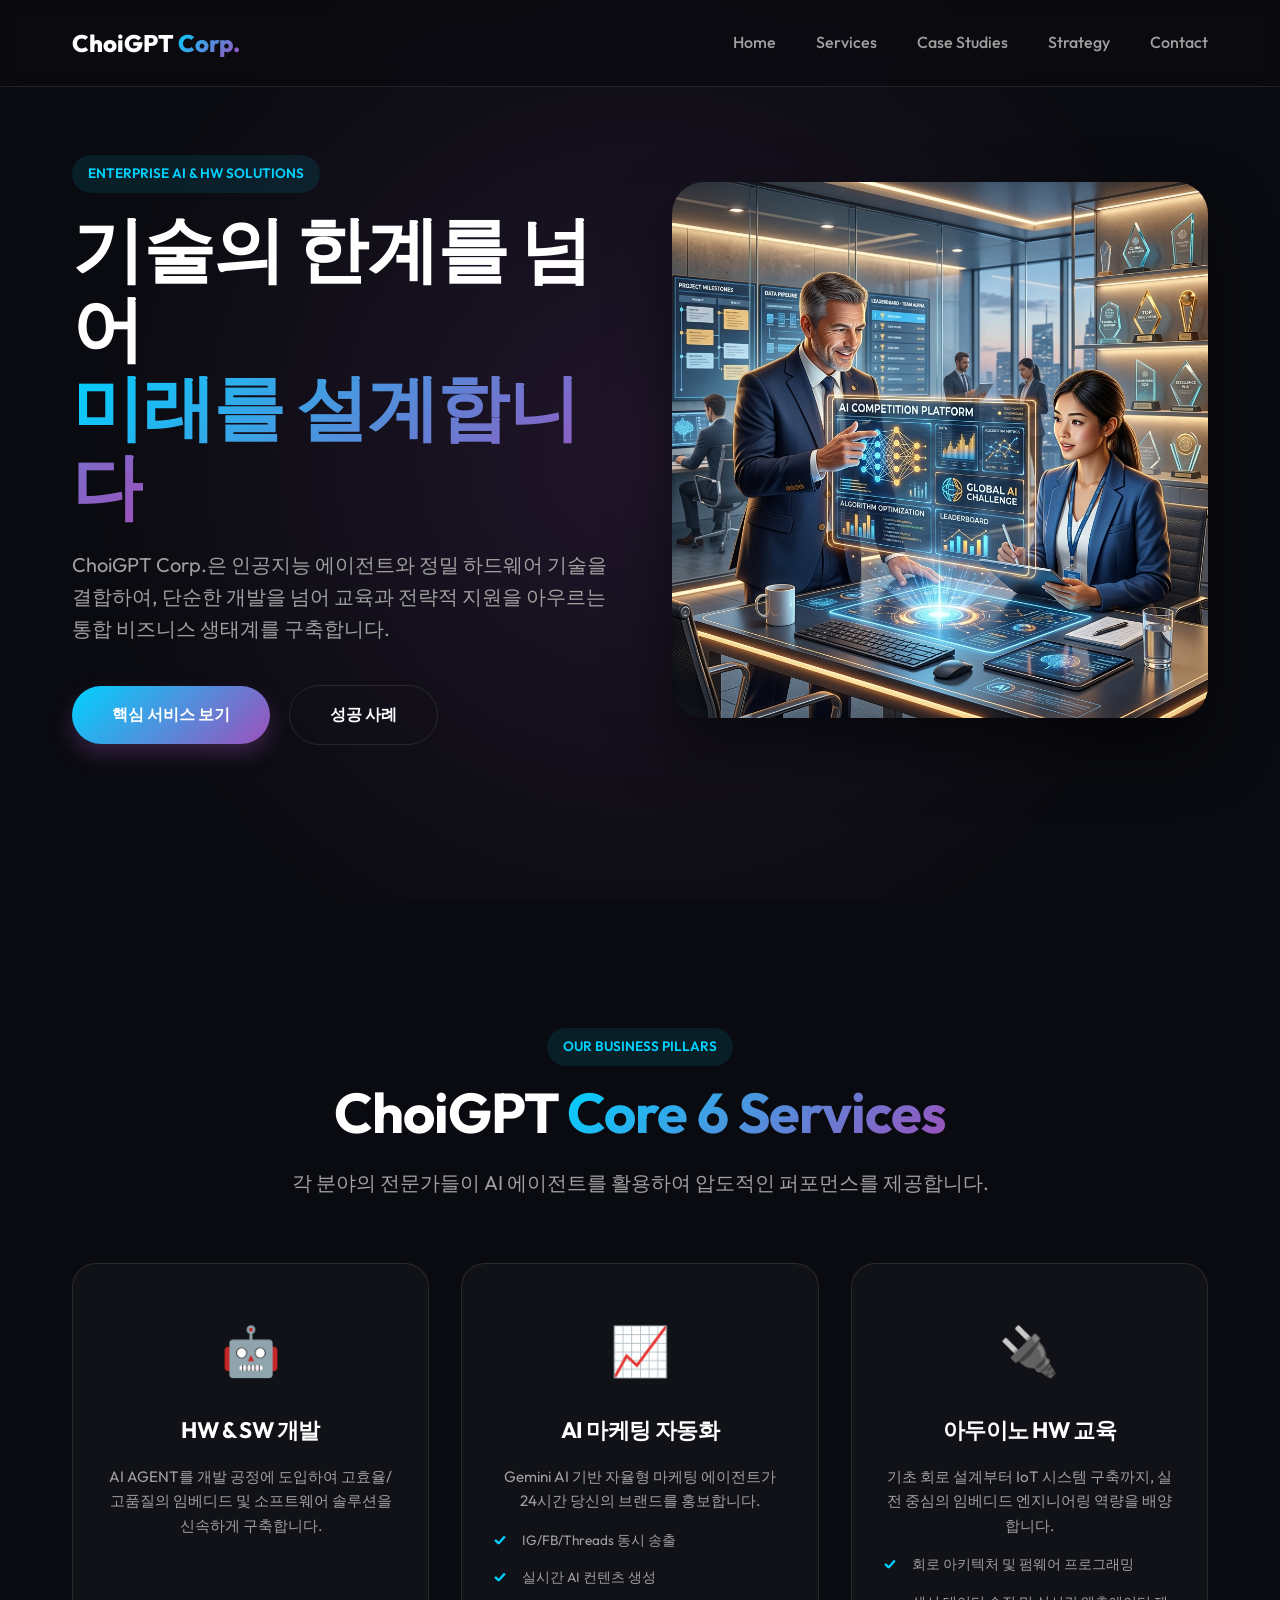
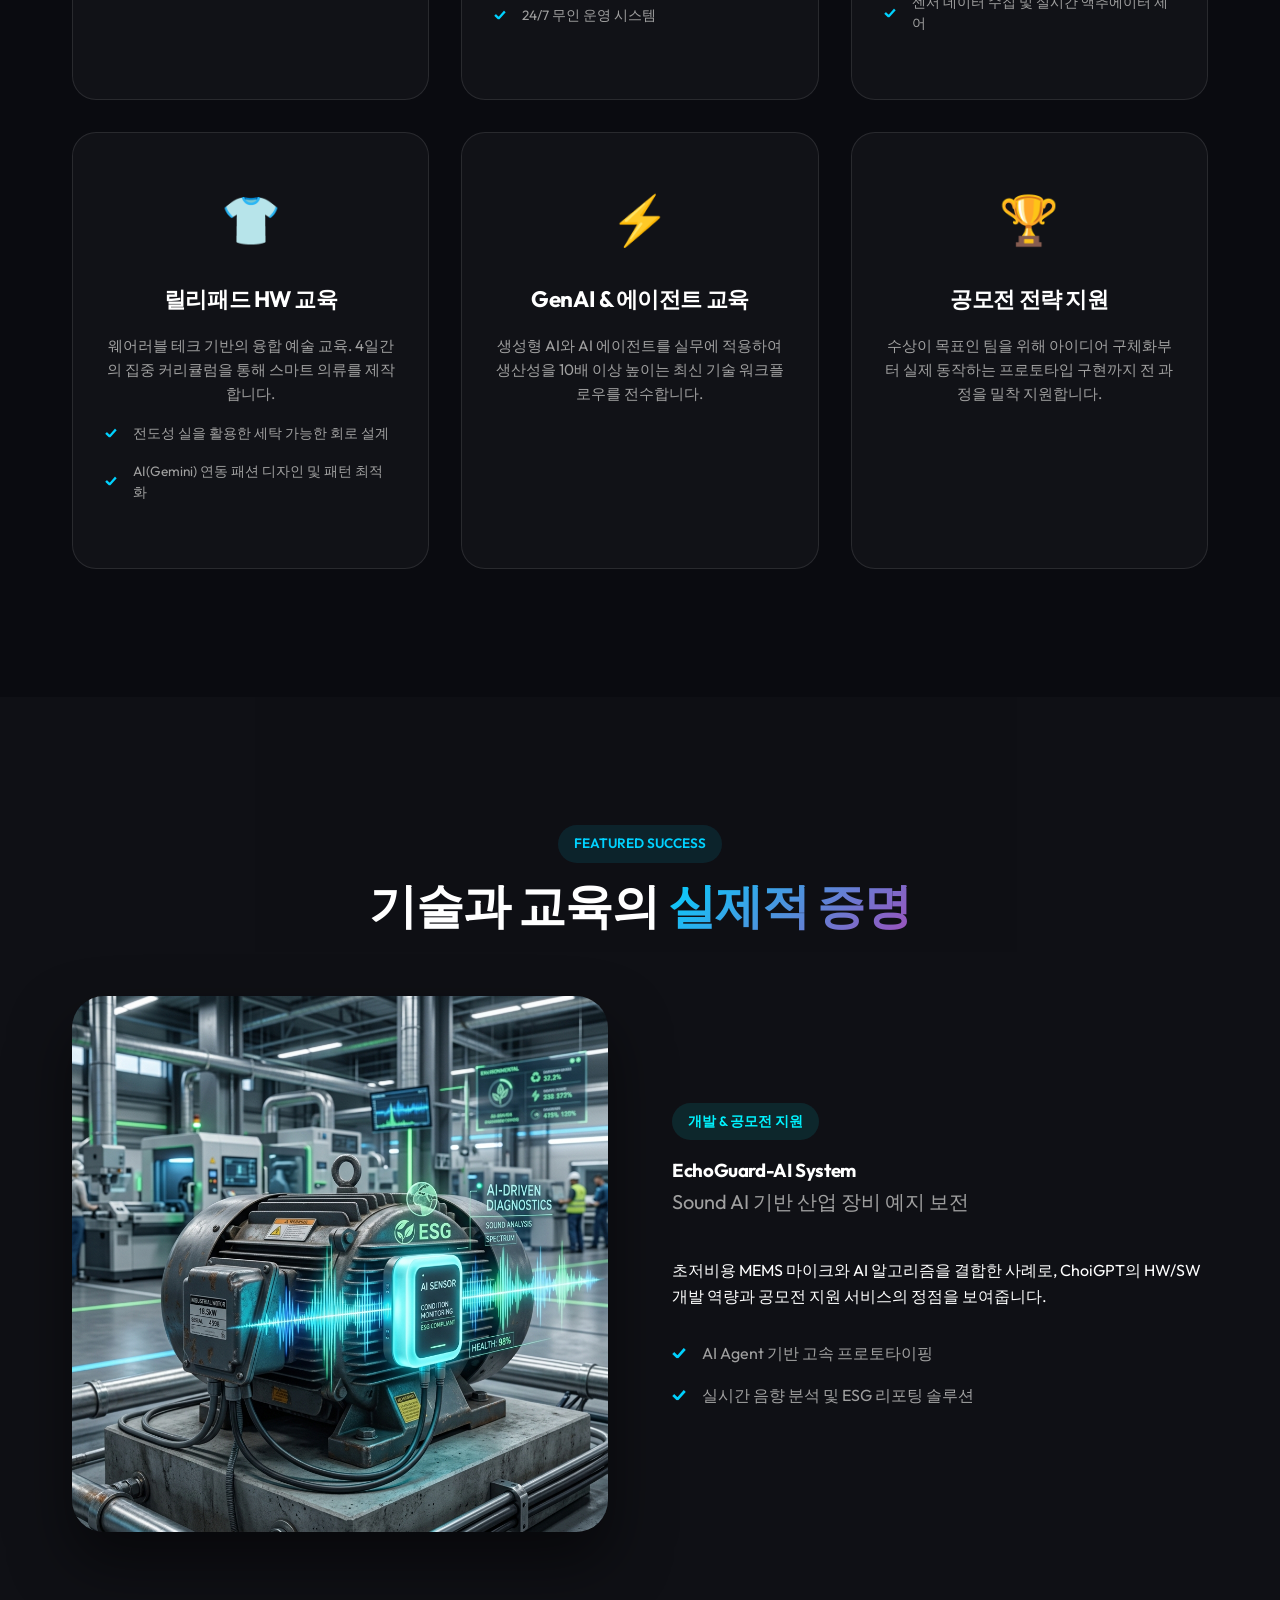
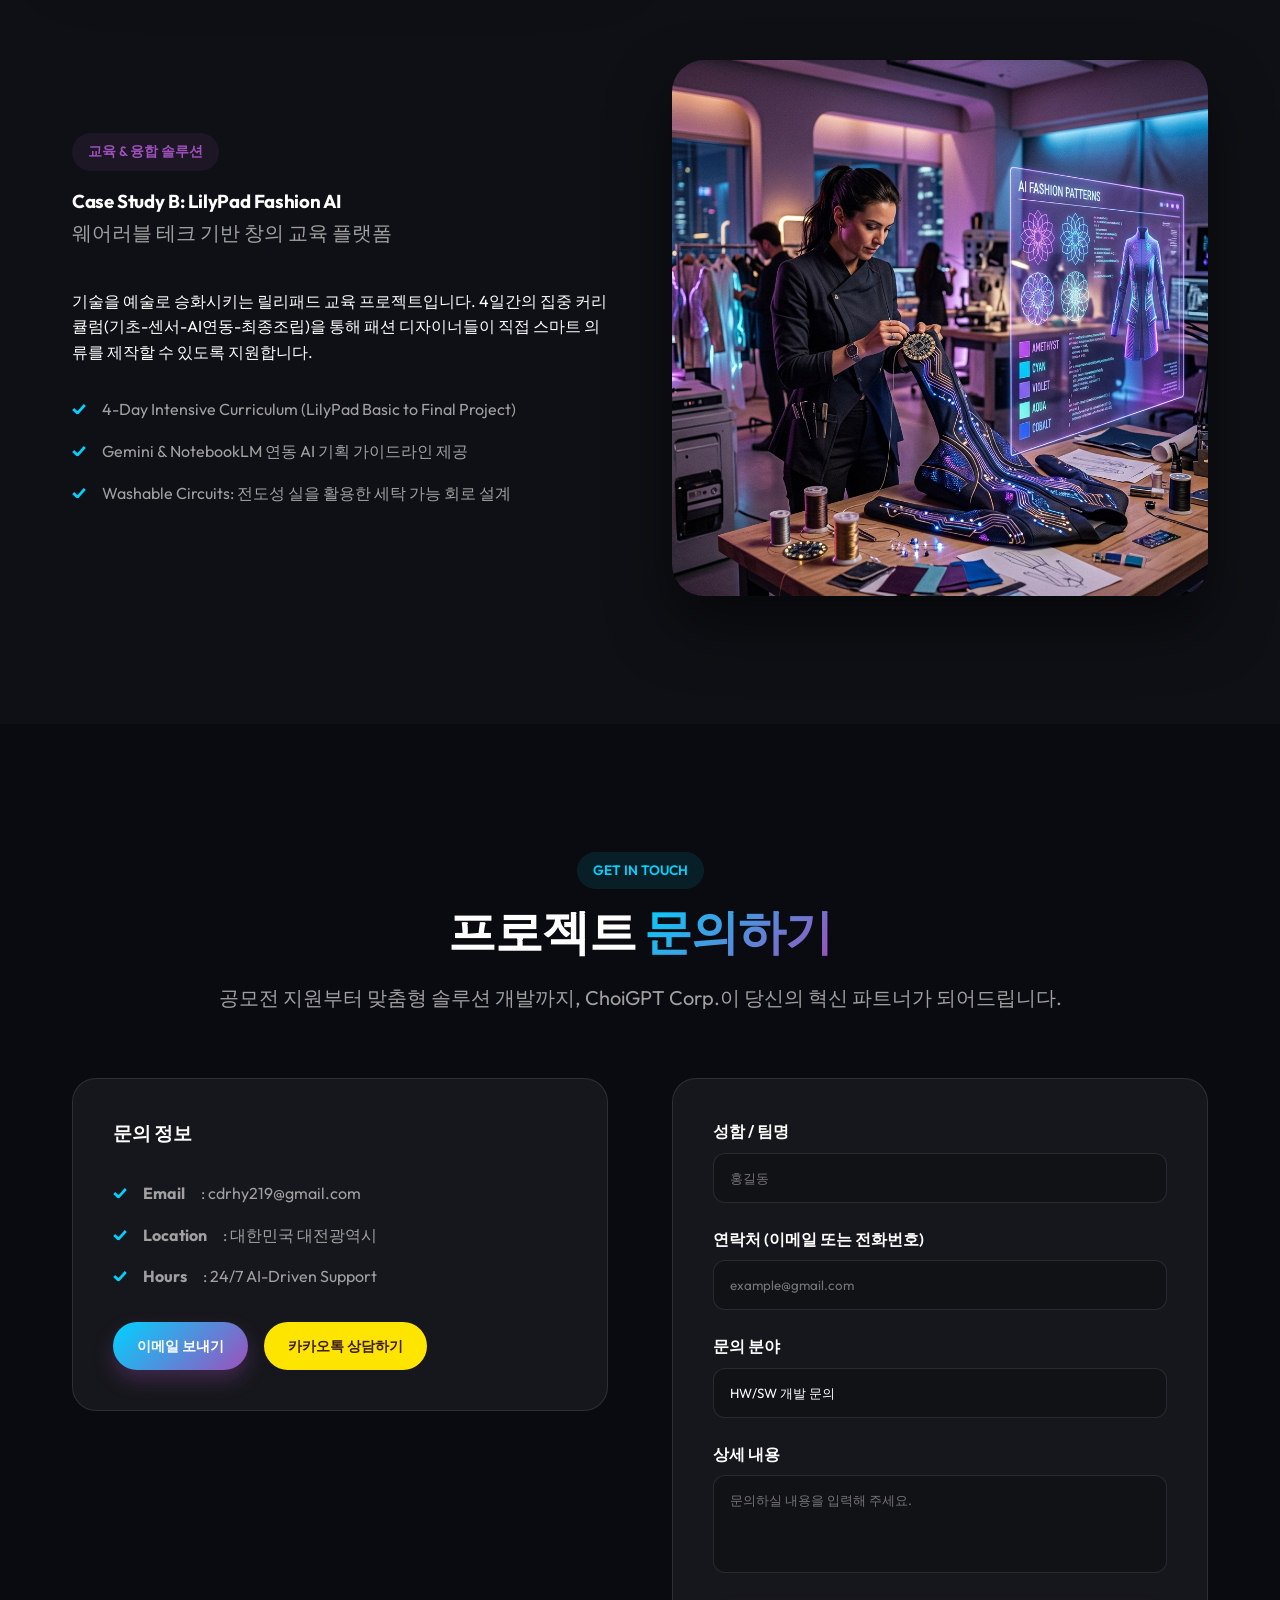
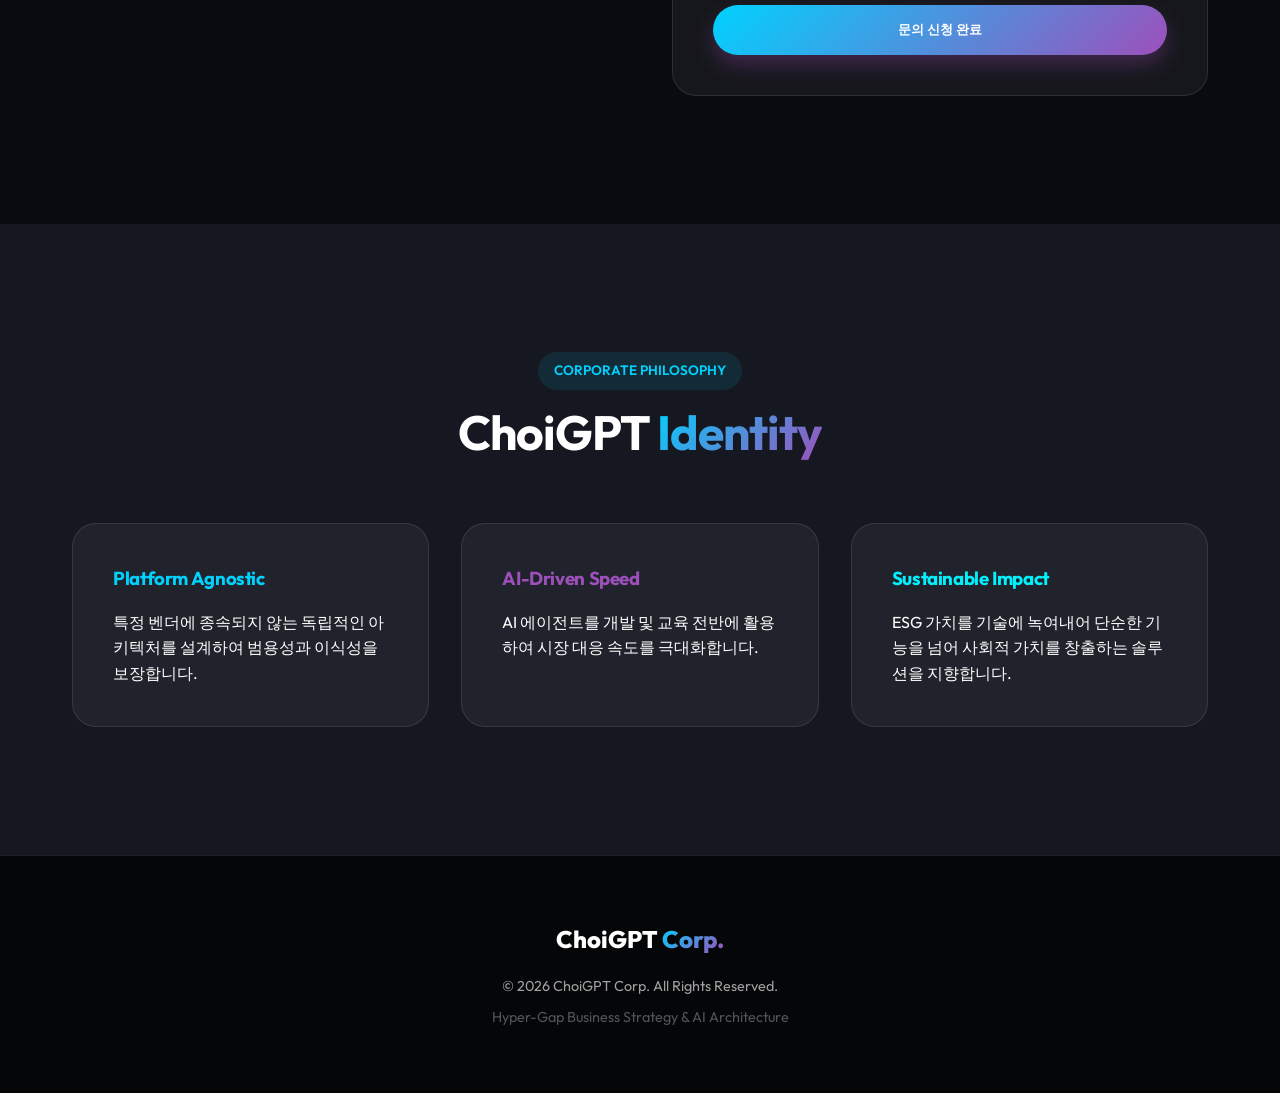
<file: index.html>
<!DOCTYPE html>
<html lang="ko">
<head>
    <meta charset="UTF-8">
    <meta name="viewport" content="width=device-width, initial-scale=1.0">
    <title>ChoiGPT Corp. | AI 에이전트 & 하드웨어 통합 솔루션</title>
    <meta name="description" content="ChoiGPT Corp.은 AI 에이전트와 정밀 하드웨어 기술을 결합하여 HW/SW 개발, 아두이노/릴리패드 교육, 공모전 전략 지원 등 차세대 비즈니스 솔루션을 제공합니다.">
    <meta name="keywords" content="ChoiGPT, AI에이전트, 하드웨어교육, 아두이노, 릴리패드, 공모전전략, 생성형AI, 에듀테크, 예지보전, 디지털혁신, 대전AI교육">
    <link rel="canonical" href="https://alexchoi21.github.io/ChoiGPT_Service/">
    
    <!-- Open Graph / Facebook -->
    <meta property="og:type" content="website">
    <meta property="og:url" content="https://alexchoi21.github.io/ChoiGPT_Service/">
    <meta property="og:title" content="ChoiGPT Corp. | 미래를 설계하는 AI & HW 파트너">
    <meta property="og:description" content="AI 에이전트 기반 고속 개발 및 하드웨어 교육 전문. 당신의 아이디어를 현실로 만듭니다.">
    <meta property="og:image" content="https://alexchoi21.github.io/ChoiGPT_Service/service_hero.png">

    <!-- Twitter -->
    <meta property="twitter:card" content="summary_large_image">
    <meta property="twitter:url" content="https://alexchoi21.github.io/ChoiGPT_Service/">
    <meta property="twitter:title" content="ChoiGPT Corp. | AI & HW Integration Leader">
    <meta property="twitter:description" content="AI 에이전트와 하드웨어의 혁신적 융합 솔루션. 공모전 지원부터 맞춤형 개발까지.">
    <meta property="twitter:image" content="https://alexchoi21.github.io/ChoiGPT_Service/service_hero.png">

    <!-- Structured Data (JSON-LD) -->
    <script type="application/ld+json">
    {
      "@context": "https://schema.org",
      "@type": "Organization",
      "name": "ChoiGPT Corp.",
      "url": "https://alexchoi21.github.io/ChoiGPT_Service/",
      "logo": "https://alexchoi21.github.io/ChoiGPT_Service/service_hero.png",
      "contactPoint": {
        "@type": "ContactPoint",
        "telephone": "",
        "contactType": "customer service",
        "email": "cdrhy219@gmail.com",
        "areaServed": "KR",
        "availableLanguage": "Korean"
      },
      "sameAs": [
        "https://github.com/ALEXCHOI21/ChoiGPT_Service"
      ]
    }
    </script>
    <!-- Fonts -->
    <link rel="preconnect" href="https://fonts.googleapis.com">
    <link rel="preconnect" href="https://fonts.gstatic.com" crossorigin>
    <link href="https://fonts.googleapis.com/css2?family=Inter:wght@400;600&family=Outfit:wght@400;700;800&display=swap" rel="stylesheet">
    
    <link rel="stylesheet" href="style.css">
    <style>
        /* Service Grid Overrides */
        .service-grid-5 {
            display: grid;
            grid-template-columns: repeat(3, 1fr);
            gap: 2rem;
            margin-top: 4rem;
        }
        .service-grid-5 .service-item:nth-child(4),
        .service-grid-5 .service-item:nth-child(5) {
            grid-column: span 1.5; /* Centers the last two if 3 columns */
        }
        
        @media (max-width: 968px) {
            .service-grid-5 {
                grid-template-columns: 1fr;
            }
            .service-grid-5 .service-item:nth-child(4),
            .service-grid-5 .service-item:nth-child(5) {
                grid-column: span 1;
            }
        }

        .service-item {
            position: relative;
            padding: 3rem 2rem;
            background: rgba(255, 255, 255, 0.03);
            border-radius: 24px;
            border: 1px solid var(--glass-border);
            text-align: center;
            transition: var(--transition-smooth);
            overflow: hidden;
        }

        .service-item::before {
            content: '';
            position: absolute;
            top: 0; left: 0; width: 100%; height: 100%;
            background: var(--gradient-primary);
            opacity: 0;
            transition: var(--transition-smooth);
            z-index: -1;
        }

        .service-item:hover {
            transform: translateY(-10px);
            border-color: var(--accent-blue);
        }
        
        .service-item:hover::before {
            opacity: 0.05;
        }

        .service-icon {
            font-size: 3rem;
            margin-bottom: 1.5rem;
            display: block;
        }

        .service-item h3 {
            font-size: 1.4rem;
            margin-bottom: 1rem;
            color: var(--text-main);
        }

        .service-item p {
            color: var(--text-muted);
            font-size: 0.95rem;
            line-height: 1.6;
        }
    </style>
</head>
<body>

    <nav>
        <div class="container">
            <a href="#" class="logo">ChoiGPT <span class="gradient-text">Corp.</span></a>
            <div class="nav-links">
                <a href="#hero">Home</a>
                <a href="#services">Services</a>
                <a href="#portfolio">Case Studies</a>
                <a href="#strategy">Strategy</a>
                <a href="#contact">Contact</a>
            </div>
        </div>
    </nav>

    <main>
        <!-- Hero Section -->
        <section id="hero">
            <div class="container project-grid">
                <div class="hero-content animate-up">
                    <span class="section-tag">Enterprise AI & HW Solutions</span>
                    <h1 class="hero-title">기술의 한계를 넘어<br><span class="gradient-text">미래를 설계합니다</span></h1>
                    <p class="hero-subtitle">ChoiGPT Corp.은 인공지능 에이전트와 정밀 하드웨어 기술을 결합하여, 단순한 개발을 넘어 교육과 전략적 지원을 아우르는 통합 비즈니스 생태계를 구축합니다.</p>
                    <div class="hero-actions">
                        <a href="#services" class="cta-button">핵심 서비스 보기</a>
                        <a href="#portfolio" class="cta-button" style="background: transparent; border: 1px solid var(--glass-border); box-shadow: none; margin-left: 1rem;">성공 사례</a>
                    </div>
                </div>
                <div class="project-image-container animate-up" style="animation-delay: 0.2s;">
                    <img src="service_hero.png" alt="ChoiGPT Corp. Innovation" class="project-image">
                </div>
            </div>
        </section>

        <!-- 5 Core Services Section -->
        <section id="services">
            <div class="container" style="text-align: center;">
                <span class="section-tag">Our Business Pillars</span>
                <h2 class="hero-title" style="font-size: 3.5rem;">ChoiGPT <span class="gradient-text">Core 6 Services</span></h2>
                <p class="hero-subtitle" style="margin-top: 1rem;">각 분야의 전문가들이 AI 에이전트를 활용하여 압도적인 퍼포먼스를 제공합니다.</p>
                
                <div class="service-grid-5">
                    <!-- Service 1 -->
                    <div class="service-item">
                        <span class="service-icon">🤖</span>
                        <h3>HW & SW 개발</h3>
                        <p>AI AGENT를 개발 공정에 도입하여 고효율/고품질의 임베디드 및 소프트웨어 솔루션을 신속하게 구축합니다.</p>
                    </div>
                    <!-- Service 6: AI Marketing Automation -->
                    <div class="service-item" data-aos="fade-up" data-aos-delay="500">
                        <span class="service-icon">📈</span>
                        <h3>AI 마케팅 자동화</h3>
                        <p>Gemini AI 기반 자율형 마케팅 에이전트가 24시간 당신의 브랜드를 홍보합니다.</p>
                        <ul class="feature-list" style="font-size: 0.85rem; text-align: left; margin-top: 1rem;">
                            <li>IG/FB/Threads 동시 송출</li>
                            <li>실시간 AI 컨텐츠 생성</li>
                            <li>24/7 무인 운영 시스템</li>
                        </ul>
                    </div>
                    <!-- Service 2 -->
                    <div class="service-item">
                        <span class="service-icon">🔌</span>
                        <h3>아두이노 HW 교육</h3>
                        <p>기초 회로 설계부터 IoT 시스템 구축까지, 실전 중심의 임베디드 엔지니어링 역량을 배양합니다.</p>
                        <ul class="feature-list" style="font-size: 0.85rem; text-align: left; margin-top: 1rem;">
                            <li>회로 아키텍처 및 펌웨어 프로그래밍</li>
                            <li>센서 데이터 수집 및 실시간 액추에이터 제어</li>
                        </ul>
                    </div>
                    <!-- Service 3 -->
                    <div class="service-item">
                        <span class="service-icon">👕</span>
                        <h3>릴리패드 HW 교육</h3>
                        <p>웨어러블 테크 기반의 융합 예술 교육. 4일간의 집중 커리큘럼을 통해 스마트 의류를 제작합니다.</p>
                        <ul class="feature-list" style="font-size: 0.85rem; text-align: left; margin-top: 1rem;">
                            <li>전도성 실을 활용한 세탁 가능한 회로 설계</li>
                            <li>AI(Gemini) 연동 패션 디자인 및 패턴 최적화</li>
                        </ul>
                    </div>
                    <!-- Service 4 -->
                    <div class="service-item">
                        <span class="service-icon">⚡</span>
                        <h3>GenAI & 에이전트 교육</h3>
                        <p>생성형 AI와 AI 에이전트를 실무에 적용하여 생산성을 10배 이상 높이는 최신 기술 워크플로우를 전수합니다.</p>
                    </div>
                    <!-- Service 5 -->
                    <div class="service-item">
                        <span class="service-icon">🏆</span>
                        <h3>공모전 전략 지원</h3>
                        <p>수상이 목표인 팀을 위해 아이디어 구체화부터 실제 동작하는 프로토타입 구현까지 전 과정을 밀착 지원합니다.</p>
                    </div>
                </div>
            </div>
        </section>

        <!-- Case Studies -->
        <section id="portfolio" style="background: rgba(255,255,255,0.02);">
            <div class="container">
                <div style="text-align: center; margin-bottom: 4rem;">
                    <span class="section-tag">Featured Success</span>
                    <h2 class="hero-title" style="font-size: 3rem;">기술과 교육의 <span class="gradient-text">실제적 증명</span></h2>
                </div>

                <!-- Case 1: EchoGuard-AI -->
                <div class="project-grid" style="margin-bottom: 8rem;">
                    <div class="project-image-container">
                        <img src="echoguard.png" alt="EchoGuard-AI" class="project-image">
                    </div>
                    <div class="project-content">
                        <span class="section-tag" style="background: rgba(0, 242, 254, 0.1); color: var(--accent-green);">개발 & 공모전 지원</span>
                        <h3>EchoGuard-AI System</h3>
                        <p class="hero-subtitle">Sound AI 기반 산업 장비 예지 보전</p>
                        <p>초저비용 MEMS 마이크와 AI 알고리즘을 결합한 사례로, ChoiGPT의 HW/SW 개발 역량과 공모전 지원 서비스의 정점을 보여줍니다.</p>
                        <ul class="feature-list">
                            <li>AI Agent 기반 고속 프로토타이핑</li>
                            <li>실시간 음향 분석 및 ESG 리포팅 솔루션</li>
                        </ul>
                    </div>
                </div>

                <!-- Case 2: LilyPad Fashion AI -->
                <div class="project-grid">
                    <div class="project-content">
                        <span class="section-tag" style="background: rgba(157, 80, 187, 0.1); color: var(--accent-purple);">교육 & 융합 솔루션</span>
                        <h3>Case Study B: LilyPad Fashion AI</h3>
                        <p class="hero-subtitle">웨어러블 테크 기반 창의 교육 플랫폼</p>
                        <p>기술을 예술로 승화시키는 릴리패드 교육 프로젝트입니다. 4일간의 집중 커리큘럼(기초-센서-AI연동-최종조립)을 통해 패션 디자이너들이 직접 스마트 의류를 제작할 수 있도록 지원합니다.</p>
                        <ul class="feature-list">
                            <li>4-Day Intensive Curriculum (LilyPad Basic to Final Project)</li>
                            <li>Gemini & NotebookLM 연동 AI 기획 가이드라인 제공</li>
                            <li>Washable Circuits: 전도성 실을 활용한 세탁 가능 회로 설계</li>
                        </ul>
                    </div>
                    <div class="project-image-container">
                        <img src="lilypad.png" alt="LilyPad Fashion AI" class="project-image">
                    </div>
                </div>
            </div>
        </section>

        <!-- Contact Section -->
        <section id="contact">
            <div class="container">
                <div style="text-align: center; margin-bottom: 4rem;">
                    <span class="section-tag">Get In Touch</span>
                    <h2 class="hero-title" style="font-size: 3rem;">프로젝트 <span class="gradient-text">문의하기</span></h2>
                    <p class="hero-subtitle">공모전 지원부터 맞춤형 솔루션 개발까지, ChoiGPT Corp.이 당신의 혁신 파트너가 되어드립니다.</p>
                </div>

                <div class="project-grid" style="align-items: start;">
                    <div class="glass-card">
                        <h3 style="margin-bottom: 2rem;">문의 정보</h3>
                        <ul class="feature-list" style="margin-top: 0;">
                            <li><strong>Email</strong>: cdrhy219@gmail.com</li>
                            <li><strong>Location</strong>: 대한민국 대전광역시</li>
                            <li><strong>Hours</strong>: 24/7 AI-Driven Support</li>
                        </ul>
                        <div style="margin-top: 2rem; display: flex; gap: 1rem; flex-wrap: wrap;">
                            <a href="mailto:cdrhy219@gmail.com" class="cta-button" style="padding: 0.8rem 1.5rem; font-size: 0.9rem;">이메일 보내기</a>
                            <a href="https://open.kakao.com/o/syhiQlsi" target="_blank" class="cta-button" style="padding: 0.8rem 1.5rem; font-size: 0.9rem; background: #fee500; color: #3c1e1e; box-shadow: none;">카카오톡 상담하기</a>
                        </div>
                    </div>

                    <div class="glass-card">
                        <form id="inquiry-form">
                            <div style="margin-bottom: 1.5rem;">
                                <label style="display: block; margin-bottom: 0.5rem; font-weight: 600;">성함 / 팀명</label>
                                <input type="text" placeholder="홍길동" style="width: 100%; padding: 1rem; border-radius: 12px; border: 1px solid var(--glass-border); background: rgba(0,0,0,0.2); color: white; outline: none;" required>
                            </div>
                            <div style="margin-bottom: 1.5rem;">
                                <label style="display: block; margin-bottom: 0.5rem; font-weight: 600;">연락처 (이메일 또는 전화번호)</label>
                                <input type="text" placeholder="example@gmail.com" style="width: 100%; padding: 1rem; border-radius: 12px; border: 1px solid var(--glass-border); background: rgba(0,0,0,0.2); color: white; outline: none;" required>
                            </div>
                            <div style="margin-bottom: 1.5rem;">
                                <label style="display: block; margin-bottom: 0.5rem; font-weight: 600;">문의 분야</label>
                                <select style="width: 100%; padding: 1rem; border-radius: 12px; border: 1px solid var(--glass-border); background: rgba(0,0,0,0.2); color: white; outline: none; appearance: none;">
                                    <option value="dev">HW/SW 개발 문의</option>
                                    <option value="edu">교육 프로그램 문의</option>
                                    <option value="contest">공모전 전략 지원 문의</option>
                                    <option value="other">기타 비즈니스 협업</option>
                                </select>
                            </div>
                            <div style="margin-bottom: 1.5rem;">
                                <label style="display: block; margin-bottom: 0.5rem; font-weight: 600;">상세 내용</label>
                                <textarea rows="4" placeholder="문의하실 내용을 입력해 주세요." style="width: 100%; padding: 1rem; border-radius: 12px; border: 1px solid var(--glass-border); background: rgba(0,0,0,0.2); color: white; outline: none; resize: none;" required></textarea>
                            </div>
                            <button type="submit" class="cta-button" style="width: 100%; border: none; cursor: pointer;">문의 신청 완료</button>
                        </form>
                        <div id="form-success" style="display: none; text-align: center; padding: 2rem;">
                            <h3 class="gradient-text">문의가 성공적으로 전달되었습니다!</h3>
                            <p style="margin-top: 1rem;">ChoiGPT 전략팀에서 신속하게 검토 후 연락드리겠습니다.</p>
                        </div>
                    </div>
                </div>
            </div>
        </section>

        <!-- Strategy Section -->
        <section id="strategy">
            <div class="container">
                <div style="text-align: center; margin-bottom: 4rem;">
                    <span class="section-tag">Corporate Philosophy</span>
                    <h2 class="hero-title" style="font-size: 3rem;">ChoiGPT <span class="gradient-text">Identity</span></h2>
                </div>
                <div class="strategy-grid">
                    <div class="glass-card">
                        <h3 style="margin-bottom: 1rem; color: var(--accent-blue);">Platform Agnostic</h3>
                        <p>특정 벤더에 종속되지 않는 독립적인 아키텍처를 설계하여 범용성과 이식성을 보장합니다.</p>
                    </div>
                    <div class="glass-card">
                        <h3 style="margin-bottom: 1rem; color: var(--accent-purple);">AI-Driven Speed</h3>
                        <p>AI 에이전트를 개발 및 교육 전반에 활용하여 시장 대응 속도를 극대화합니다.</p>
                    </div>
                    <div class="glass-card">
                        <h3 style="margin-bottom: 1rem; color: var(--accent-green);">Sustainable Impact</h3>
                        <p>ESG 가치를 기술에 녹여내어 단순한 기능을 넘어 사회적 가치를 창출하는 솔루션을 지향합니다.</p>
                    </div>
                </div>
            </div>
        </section>
    </main>

    <footer>
        <div class="container">
            <div class="footer-logo">ChoiGPT <span class="gradient-text">Corp.</span></div>
            <p class="footer-text">© 2026 ChoiGPT Corp. All Rights Reserved.</p>
            <p class="footer-text" style="margin-top: 0.5rem; opacity: 0.5;">Hyper-Gap Business Strategy & AI Architecture</p>
        </div>
    </footer>

    <script src="script.js"></script>
</body>
</html>
</file>
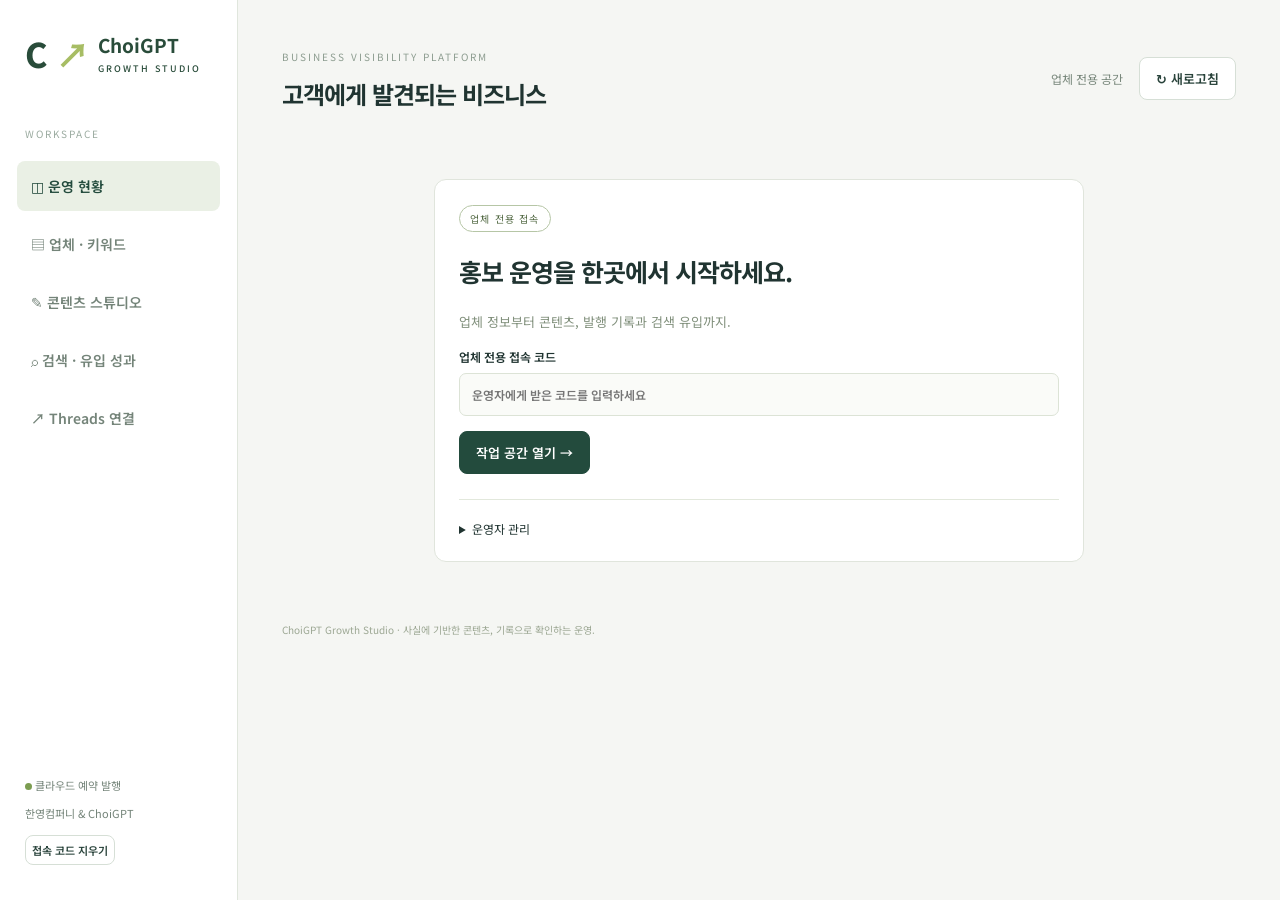
<file: growth-platform/index.html>
<!doctype html><html lang="ko"><head><meta charset="utf-8"><meta name="viewport" content="width=device-width,initial-scale=1"><meta name="robots" content="noindex"><title>ChoiGPT Growth — 업체 홍보 운영</title><link rel="stylesheet" href="style.css"></head><body>
<aside><a class="brand" href="#">C<span>↗</span> <b>ChoiGPT<br><small>GROWTH STUDIO</small></b></a><p class="nav-label">WORKSPACE</p><nav><button data-tab="overview" class="selected">◫ 운영 현황</button><button data-tab="profile">▤ 업체 · 키워드</button><button data-tab="content">✎ 콘텐츠 스튜디오</button><button data-tab="search">⌕ 검색 · 유입 성과</button><button data-tab="connect">↗ Threads 연결</button></nav><div class="side-bottom"><span class="dot"></span> 클라우드 예약 발행<p>한영컴퍼니 & ChoiGPT</p><button id="logout">접속 코드 지우기</button></div></aside>
<main><header><div><p class="eyebrow">BUSINESS VISIBILITY PLATFORM</p><h1 id="pageTitle">고객에게 발견되는 비즈니스</h1></div><div class="header-actions"><span id="account">업체 전용 공간</span><button id="refresh">↻ 새로고침</button></div></header>
<section id="login" class="card login"><span class="badge">업체 전용 접속</span><h2>홍보 운영을 한곳에서 시작하세요.</h2><p>업체 정보부터 콘텐츠, 발행 기록과 검색 유입까지.</p><label>업체 전용 접속 코드<input id="code" type="password" autocomplete="off" placeholder="운영자에게 받은 코드를 입력하세요"></label><button class="primary" id="signin">작업 공간 열기 →</button><details><summary>운영자 관리</summary><label>운영자 코드<input id="adminCode" type="password" autocomplete="off"></label><button id="adminLogin">업체 목록 열기</button><div id="adminPanel" hidden><label>신규 업체명<input id="newName"></label><button id="createClient">업체 생성 · 접속 코드 발급</button><pre id="issued"></pre><div id="clients"></div><details><summary>Threads 앱 설정</summary><p>Meta 앱에서 아래 콜백 주소와 외부 고객용 권한을 설정해야 합니다.</p><code id="callback"></code><label>Threads 앱 ID<input id="appId"></label><label>앱 시크릿<input id="appSecret" type="password" autocomplete="off"></label><button id="saveConfig">서버에 앱 설정 저장</button></details></div></details></section>
<div id="workspace" hidden>
<section data-panel="overview"><div class="hero"><div><span class="badge">ALWAYS ON · THREADS</span><h2>홍보의 흐름은 이어지고,<br>결과는 기록됩니다.</h2><p>승인한 콘텐츠를 매시간 발행하고 고객의 반응을 확인하세요.</p><div class="hero-actions"><button class="primary" id="start">매시간 자동 발행 시작</button><button id="stop">발행 일시정지</button></div></div><div class="hero-orbit"><span>업체 정보</span><strong>GROWTH<br>↗</strong><span>콘텐츠 · 연결 · 측정</span></div></div><section class="card" style="margin-top:20px"><h3>업체별 실행 격리</h3><p id="isolationDetail" class="muted">이 업체의 작업만 독립 요청으로 실행합니다.</p><p class="muted">업체별 작업 오류는 격리합니다. 클라우드·데이터베이스는 공유하므로 공통 서비스 장애 시 함께 영향을 받을 수 있습니다.</p></section><div class="stats"><article><p>발행 완료</p><strong id="posted">0</strong><small>실제 API 성공 기록</small></article><article><p>승인 대기열</p><strong id="approved">0</strong><small>매시간 1개씩 발행</small></article><article><p>운영 상태</p><strong id="status">정지</strong><small id="next">다음 예약 없음</small></article><article><p>확인 필요</p><strong id="attention">0</strong><small>결과 미확인 · 오류</small></article></div><div class="two"><section class="card"><h3>시작하기 체크리스트</h3><ul id="checklist"></ul><p id="lastError" class="warning"></p></section><section class="card"><h3>최근 실행 기록</h3><div id="events" class="timeline"></div></section></div><section class="card"><h3>최근 발행 · 예약</h3><div id="recent"></div></section></section>
<section data-panel="profile" hidden><div class="section-title"><h2>사업의 사실부터 정확하게</h2><p>제공된 정보만 원고에 사용합니다. 사실 변경 후에는 기존 원고를 다시 검토하세요.</p></div><form id="profileForm" class="card"><div class="two"><label>업체명 *<input name="name" required maxlength="100"></label><label>활동 지역<input name="region" maxlength="200" placeholder="예: 서울 · 수도권"></label></div><label>업체 설명 *<textarea name="description" required minlength="10" maxlength="3000" rows="5" placeholder="주요 서비스, 대상 고객, 확인 가능한 특징을 입력하세요."></textarea></label><div class="two"><label>사업장 주소<input name="address" maxlength="200"></label><label>상담 연락처<input name="contact" maxlength="200"></label></div><label>공식 홈페이지<input name="website" type="url" placeholder="https://"></label><label>노출 목표 키워드 * <small>쉼표 또는 줄바꿈으로 구분 · 최대 10개</small><textarea name="keywords" rows="2" placeholder="산업용 PCB 개발, AI 업무 자동화"></textarea></label><label>업체 제공 샘플 원고 <small>있으면 우선 사용합니다.</small><textarea name="sample" rows="6" maxlength="5000" placeholder="공개할 수 있는 업체 원고를 입력하세요."></textarea></label><button class="primary">업체 정보 저장</button><p class="muted">저장 시 발행을 일시정지하고 미발행 승인 원고를 검토 대기로 돌립니다.</p></form></section>
<section data-panel="content" hidden><div class="section-title"><h2>콘텐츠 스튜디오</h2><p>업체 자료에 근거해 첫 문장·주제·구성을 변형합니다. 초안을 검토한 뒤 발행을 승인하세요.</p></div><div class="toolbar"><button class="primary" id="generate">추천 초안 생성 · 추가 AI 비용 0원</button><button id="approve">선택 원고 승인</button><label><input type="checkbox" id="selectAll"> 검토 대기 전체 선택</label><select id="filter"><option value="all">전체 상태</option><option value="draft">검토 대기</option><option value="approved">승인 완료</option><option value="posted">발행 완료</option><option value="uncertain">결과 확인 필요</option></select></div><p class="muted">유사한 원고는 생성에서 제외합니다. 승인 원고는 한 번씩 사용하며 소진 시 자동 정지합니다. 단어만 바꾼 무한 반복 게시를 하지 않습니다.</p><div id="posts" class="post-grid"></div></section>
<section data-panel="search" hidden><div class="section-title"><h2>검색에서 발견되고, 문의로 이어지도록</h2><p>발행 건수와 검색 성과를 구분합니다. 검색·AI 답변의 순위와 인용 여부는 보장하지 않습니다.</p></div><div class="two"><section class="card"><span class="badge">OWNED CONTENT</span><h3>업체 소개 · FAQ 페이지</h3><p>업체 정보와 자주 묻는 질문을 HTML로 제공합니다. 공개 전 정보와 연락처를 확인하세요.</p><button id="publicOn">공유 페이지 공개</button><button id="publicOff">공개 중지</button><button id="export">HTML 내려받기</button><p id="publicLink"></p><p class="muted">공유용 페이지는 검색 색인 대상이 아닙니다. 검색용 HTML을 공식 홈페이지에 설치한 뒤 Search Console에서 색인과 유입을 확인하세요. 구조화 데이터는 순위 보장 기능이 아닙니다.</p></section><section class="card"><h3>검색 기반 준비 사항</h3><ul><li>업체명 · 주소 · 연락처를 공식 채널에서 일치시키기</li><li>실제 사례, 사진, 서비스 범위와 전문 정보 보완</li><li>Google 비즈니스 프로필 · 네이버 플레이스 확인</li><li>공식 홈페이지의 크롤링 · 색인 상태 점검</li><li>실제 고객 질문에 답하는 콘텐츠 작성</li></ul><a href="https://developers.google.com/search/docs/fundamentals/ai-optimization-guide" target="_blank" rel="noopener">Google AI 검색 공식 안내 ↗</a></section></div><form id="metricForm" class="card"><h3>실제 성과 기록</h3><p>Search Console·Threads Insights 등에서 확인한 값을 입력하세요. 미입력은 미측정으로 표시합니다.</p><div class="metric-fields"><label>날짜<input name="day" type="date" required></label><label>키워드<select name="keyword" required></select></label><label>출처<select name="source"><option>Search Console</option><option>Threads Insights</option><option>AI 검색 수동 점검</option><option>고객 문의 집계</option></select></label><label>노출<input name="impressions" type="number" min="0"></label><label>클릭<input name="clicks" type="number" min="0"></label><label>문의<input name="inquiries" type="number" min="0"></label></div><label>확인 근거 · 검색 질문 · 관찰 내용<input name="note" maxlength="1000" placeholder="수동 점검이면 플랫폼명, 질문, 관찰 결과를 적으세요."></label><button class="primary">실측 결과 저장</button></form><section class="card"><h3>측정 이력</h3><div id="metrics"></div></section></section>
<section data-panel="connect" hidden><div class="section-title"><h2>Threads 계정 연결</h2><p>Threads 비밀번호를 플랫폼에 저장하지 않습니다. Meta의 공식 로그인으로 권한을 연결합니다.</p></div><section class="card"><span class="badge" id="connectionBadge">연결 전</span><h3 id="connectionName">업체의 Threads를 연결하세요.</h3><p id="connectionHint"></p><button class="primary" id="connect">Threads 공식 로그인으로 연결 ↗</button><button id="disconnect">연결 해제 · 발행 중지</button><p class="muted">외부 고객 계정 연결에는 운영자의 Meta 앱 설정과 권한 승인이 필요합니다. 연결 후에도 먼저 원고를 검토·승인한 다음 자동 발행을 시작하세요.</p></section></section>
</div><footer>ChoiGPT Growth Studio · 사실에 기반한 콘텐츠, 기록으로 확인하는 운영.</footer></main><div id="toast" role="status" hidden></div><script type="module" src="app.js?v=isolation-2"></script></body></html>
</file>
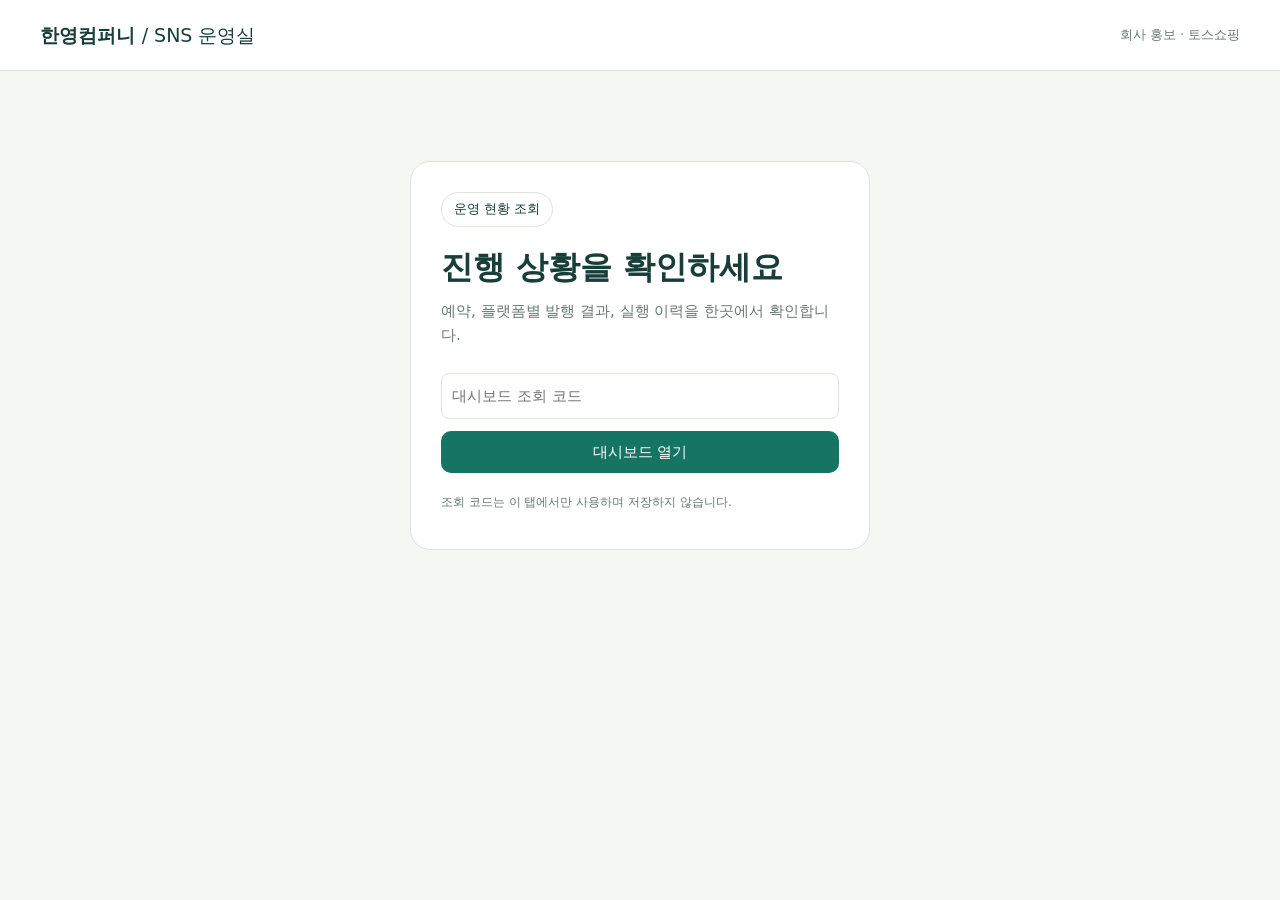
<file: sns-dashboard/index.html>
<!doctype html><html lang="ko"><head><meta charset="utf-8"><meta name="viewport" content="width=device-width,initial-scale=1"><title>한영컴퍼니 · SNS 운영실</title><style>
:root{--ink:#173e39;--muted:#687a75;--green:#167463;--paper:#f5f7f2;--line:#dde5dd;--red:#b34c41}*{box-sizing:border-box}body{margin:0;background:var(--paper);color:var(--ink);font:15px/1.6 system-ui,sans-serif}button,input,select{font:inherit}button{cursor:pointer;border:1px solid var(--line);background:white;border-radius:10px;padding:9px 16px;color:var(--ink)}button.primary{background:var(--green);color:white;border:0}input,select{border:1px solid var(--line);padding:10px;border-radius:8px;background:white}header{border-bottom:1px solid var(--line);background:#fff;padding:20px max(24px,calc((100vw - 1200px)/2));display:flex;justify-content:space-between;align-items:center}header b{font-size:19px}header small{color:var(--muted)}main{max-width:1200px;margin:auto;padding:30px 24px}h1{font-size:32px;margin:0}h2{font-size:20px;margin:0 0 15px}p{margin:6px 0;color:var(--muted)}.hero{display:flex;justify-content:space-between;gap:20px;margin-bottom:24px}.tag{border:1px solid var(--line);border-radius:30px;padding:6px 12px;background:white;font-size:13px;display:inline-block}.tag.good{color:var(--green)}.tag.bad{color:var(--red)}.metrics{display:grid;grid-template-columns:repeat(4,1fr);gap:14px;margin-bottom:22px}.metric,.panel{background:#fff;border:1px solid var(--line);border-radius:16px;padding:22px}.metric strong{font-size:34px;display:block}.metric span{color:var(--muted);font-size:13px}.platforms{display:grid;grid-template-columns:repeat(3,1fr);gap:14px;margin-bottom:22px}.platforms .panel{padding:15px 20px}.platforms b{font-size:16px}.platforms p{font-size:13px}.grid{display:grid;grid-template-columns:1.5fr 1fr;gap:20px}.filters{display:flex;gap:10px;flex-wrap:wrap;margin-bottom:16px}.row{border-top:1px solid var(--line);padding:16px 0;display:flex;gap:14px;justify-content:space-between;align-items:center}.row:first-of-type{border:0}.row small{color:var(--muted);display:block}.row .right{text-align:right;white-space:nowrap}.event{border-left:2px solid var(--line);padding:0 0 18px 16px;font-size:13px}.event time{color:var(--muted);display:block;font-size:12px}.banner{padding:14px 18px;border-radius:12px;background:#fff1d7;margin-bottom:20px;color:#71520f}.empty{padding:30px;text-align:center;color:var(--muted)}#login{max-width:460px;margin:60px auto;padding:30px;background:white;border:1px solid var(--line);border-radius:20px}#login input{width:100%;margin:20px 0 12px}#login button{width:100%}#error{color:var(--red)}dialog{border:1px solid var(--line);border-radius:16px;max-width:650px;width:calc(100% - 30px);padding:25px}dialog::backdrop{background:#163a3980}pre{white-space:pre-wrap;font:15px/1.8 system-ui;margin:20px 0}dialog img{max-width:240px;border-radius:12px}.topline{display:flex;justify-content:space-between;gap:10px}.foot{font-size:12px;color:var(--muted);padding:20px 0}.hidden{display:none!important}@media(max-width:800px){.grid{grid-template-columns:1fr}.hero{display:block}.metrics{grid-template-columns:repeat(2,1fr)}.platforms{grid-template-columns:1fr}header small{display:none}.row .right{white-space:normal}h1{font-size:26px}}
</style></head><body><header><b>한영컴퍼니 <span style="font-weight:400">/ SNS 운영실</span></b><small>회사 홍보 · 토스쇼핑</small></header><main>
<section id="login"><span class="tag">운영 현황 조회</span><h1 style="margin-top:15px">진행 상황을 확인하세요</h1><p>예약, 플랫폼별 발행 결과, 실행 이력을 한곳에서 확인합니다.</p><input id="code" type="password" placeholder="대시보드 조회 코드" autocomplete="off" aria-label="대시보드 조회 코드"><button id="enter" class="primary">대시보드 열기</button><p id="error" role="alert"></p><p style="font-size:12px;margin-top:20px">조회 코드는 이 탭에서만 사용하며 저장하지 않습니다.</p></section>
<div id="board" class="hidden"><div class="hero"><div><span class="tag">클라우드 자동 발행</span><h1>예약부터 발행까지, 한눈에.</h1><p id="lastUpdated">진행 현황을 불러오는 중</p></div><div><span id="health" class="tag">확인 중</span> <button id="refresh">새로고침</button></div></div>
<div id="notice" class="banner hidden" role="status"></div><div class="metrics"><div class="metric"><span>발행 대기 · 플랫폼별</span><strong id="pending">0</strong></div><div class="metric"><span>발행 완료 · 플랫폼별</span><strong id="posted">0</strong></div><div class="metric"><span>확인 필요</span><strong id="attention">0</strong></div><div class="metric"><span>다음 발행 · 한국 시간</span><strong id="next" style="font-size:22px;margin-top:10px">—</strong></div></div>
<div class="platforms" id="platforms"></div><div class="grid"><section class="panel"><div class="topline"><h2>콘텐츠와 발행 상태</h2><span class="tag" id="total"></span></div><div class="filters"><select id="status" aria-label="발행 상태"><option value="active">운영 중</option><option value="pending">예약</option><option value="posted">완료</option><option value="attention">확인 필요</option><option value="draft">초안</option><option value="all">전체</option></select><select id="category" aria-label="카테고리"><option value="all">전체 카테고리</option><option value="company">회사 홍보</option><option value="toss_shopping">토스쇼핑</option></select></div><div id="rows"></div></section><aside><section class="panel"><h2>최근 진행 이력</h2><div id="events"></div></section><section class="panel" style="margin-top:20px"><h2>스케줄러 실행 기록</h2><div id="runs"></div></section></aside></div>
<p class="foot">매분 클라우드에서 예약을 확인합니다. 이 화면은 60초마다 갱신됩니다. PC 전원과 무관하게 실행되며, 서비스 장애나 토큰 만료 시 확인이 필요합니다. 토스 확정 수익 수집은 아직 연결되지 않았습니다.</p></div>
<dialog id="detail"><div class="topline"><h2 id="detailTitle"></h2><button id="close">닫기</button></div><p id="detailMeta"></p><pre id="detailText"></pre><img id="detailImage" alt="발행 카드"><p id="detailError" style="color:var(--red)"></p><a id="remoteLink" target="_blank" rel="noopener">발행된 게시물 확인</a></dialog>
</main><script>
const ENDPOINT='https://bxtrfsjcxknmbopctvaw.supabase.co/functions/v1/sns-cloud-worker?mode=dashboard';
const $=id=>document.getElementById(id), labels={pending:'예약',posted:'발행 완료',inflight:'발행 중',uncertain:'결과 확인 필요',blocked:'발행 보류',draft:'초안',archived:'보관'};
let code='',data=null,busy=false;
const time=v=>v?new Intl.DateTimeFormat('ko-KR',{timeZone:'Asia/Seoul',month:'2-digit',day:'2-digit',hour:'2-digit',minute:'2-digit',hour12:false}).format(new Date(v)):'—';
function node(tag,text,cls){const n=document.createElement(tag);n.textContent=text;if(cls)n.className=cls;return n;}
async function load(){if(busy||!code)return;busy=true;try{const r=await fetch(ENDPOINT,{headers:{'x-sns-dashboard-token':code},cache:'no-store',signal:AbortSignal.timeout(20000)});if(!r.ok)throw Error(r.status===401?'조회 코드를 확인해주세요.':'클라우드에 연결하지 못했습니다.');data=await r.json();$('login').classList.add('hidden');$('board').classList.remove('hidden');$('error').textContent='';render();}catch(e){if(data){$('notice').classList.remove('hidden');$('notice').textContent=e.message+' 화면의 상태는 마지막 조회 결과입니다.';$('health').textContent='연결 확인 필요';$('health').className='tag bad';}else $('error').textContent=e.message;}finally{busy=false;}}
function render(){const ds=data.deliveries,settings=data.settings;const stale=!settings.last_heartbeat||Date.now()-new Date(settings.last_heartbeat)>180000;
$('health').textContent=!settings.enabled?'자동 발행 일시정지':stale?'스케줄러 확인 필요':'자동 발행 가동 중';$('health').className='tag '+(settings.enabled&&!stale?'good':'bad');$('lastUpdated').textContent='최근 확인 '+time(data.server_time)+' · 서버 실행 '+time(settings.last_heartbeat);
const warnings=[];if(stale)warnings.push('최근 3분 내 서버 실행 기록이 없습니다.');if(settings.last_error)warnings.push(settings.last_error);if(ds.some(d=>d.platform==='instagram'&&d.status==='draft'&&d.post_id.startsWith('toss-')))warnings.push('Instagram 쇼핑 글은 프로필 구매 링크 확인 대기입니다.');$('notice').textContent=warnings.join(' ');$('notice').classList.toggle('hidden',!warnings.length);
$('pending').textContent=ds.filter(d=>d.status==='pending').length;$('posted').textContent=ds.filter(d=>d.status==='posted').length;$('attention').textContent=ds.filter(d=>['uncertain','blocked'].includes(d.status)).length;const next=ds.filter(d=>d.status==='pending').map(d=>d.scheduled_at).sort()[0];$('next').textContent=time(next);
$('platforms').replaceChildren();for(const p of ['facebook','instagram','threads']){const n=node('div','','panel');n.append(node('b',p==='facebook'?'Facebook · Choigpt':p==='instagram'?'Instagram · @choigpt21':'Threads · @choigpt21'),node('p',`예약 ${ds.filter(d=>d.platform===p&&d.status==='pending').length} · 완료 ${ds.filter(d=>d.platform===p&&d.status==='posted').length} · 확인 필요 ${ds.filter(d=>d.platform===p&&['uncertain','blocked'].includes(d.status)).length}`));$('platforms').append(n);}
renderRows();$('events').replaceChildren();for(const e of data.events.slice(0,12)){const n=node('div','','event');n.append(node('time',time(e.created_at)),node('b',e.platform?e.platform+' · '+(labels[e.kind]||e.kind):e.kind==='enabled'?'자동 발행 활성화':'클라우드 이전'),node('div',e.detail));$('events').append(n);}if(!data.events.length)$('events').append(node('div','아직 진행 이력이 없습니다.','empty'));
$('runs').replaceChildren();for(const r of data.runs.slice(0,5)){const n=node('div','','row');n.append(node('small',time(r.started_at)),node('span',r.status==='running'?'확인 중':r.status==='ok'?`정상 · 처리 ${r.claimed}건`:'확인 필요'));$('runs').append(n);}if(!data.runs.length)$('runs').append(node('div','첫 서버 실행을 기다리는 중','empty'));}
function renderRows(){const filter=$('status').value,category=$('category').value;const posts=new Map(data.posts.map(p=>[p.id,p]));const ds=data.deliveries.filter(d=>d.status!=='archived'&&(category==='all'||posts.get(d.post_id)?.category===category)&&(filter==='all'||filter==='active'&&['pending','posted','inflight','uncertain','blocked'].includes(d.status)||filter==='attention'&&['uncertain','blocked'].includes(d.status)||d.status===filter));$('total').textContent=ds.length+'건';$('rows').replaceChildren();for(const d of ds){const p=posts.get(d.post_id),row=node('div','','row'),left=node('div');left.append(node('b',p.title),node('small',`${p.category==='company'?'회사 홍보':'토스쇼핑'} · ${d.platform} · ${time(d.scheduled_at)}`));const right=node('div','','right'),button=node('button',labels[d.status]||d.status);button.onclick=()=>detail(p,d);right.append(button);row.append(left,right);$('rows').append(row);}if(!ds.length)$('rows').append(node('div','선택한 상태의 콘텐츠가 없습니다.','empty'));}
function detail(p,d){$('detailTitle').textContent=p.title;$('detailMeta').textContent=d.platform+' · '+(labels[d.status]||d.status)+' · 예약 '+time(d.scheduled_at)+(d.remote_id?' · 게시 ID '+d.remote_id:'');$('detailText').textContent=p.payload.variants[d.platform];$('detailError').textContent=d.error||'';const img=$('detailImage');img.hidden=!p.payload.image_url;if(/^https:\/\//.test(p.payload.image_url||''))img.src=p.payload.image_url;const link=$('remoteLink');link.hidden=!/^https:\/\//.test(d.remote_url||'');if(!link.hidden)link.href=d.remote_url;$('detail').showModal();}
$('enter').onclick=()=>{code=$('code').value.trim();load();};$('code').onkeydown=e=>{if(e.key==='Enter')$('enter').click();};$('refresh').onclick=load;$('status').onchange=renderRows;$('category').onchange=renderRows;$('close').onclick=()=>$('detail').close();setInterval(()=>{if(!document.hidden)load();},60000);
</script></body></html>
</file>
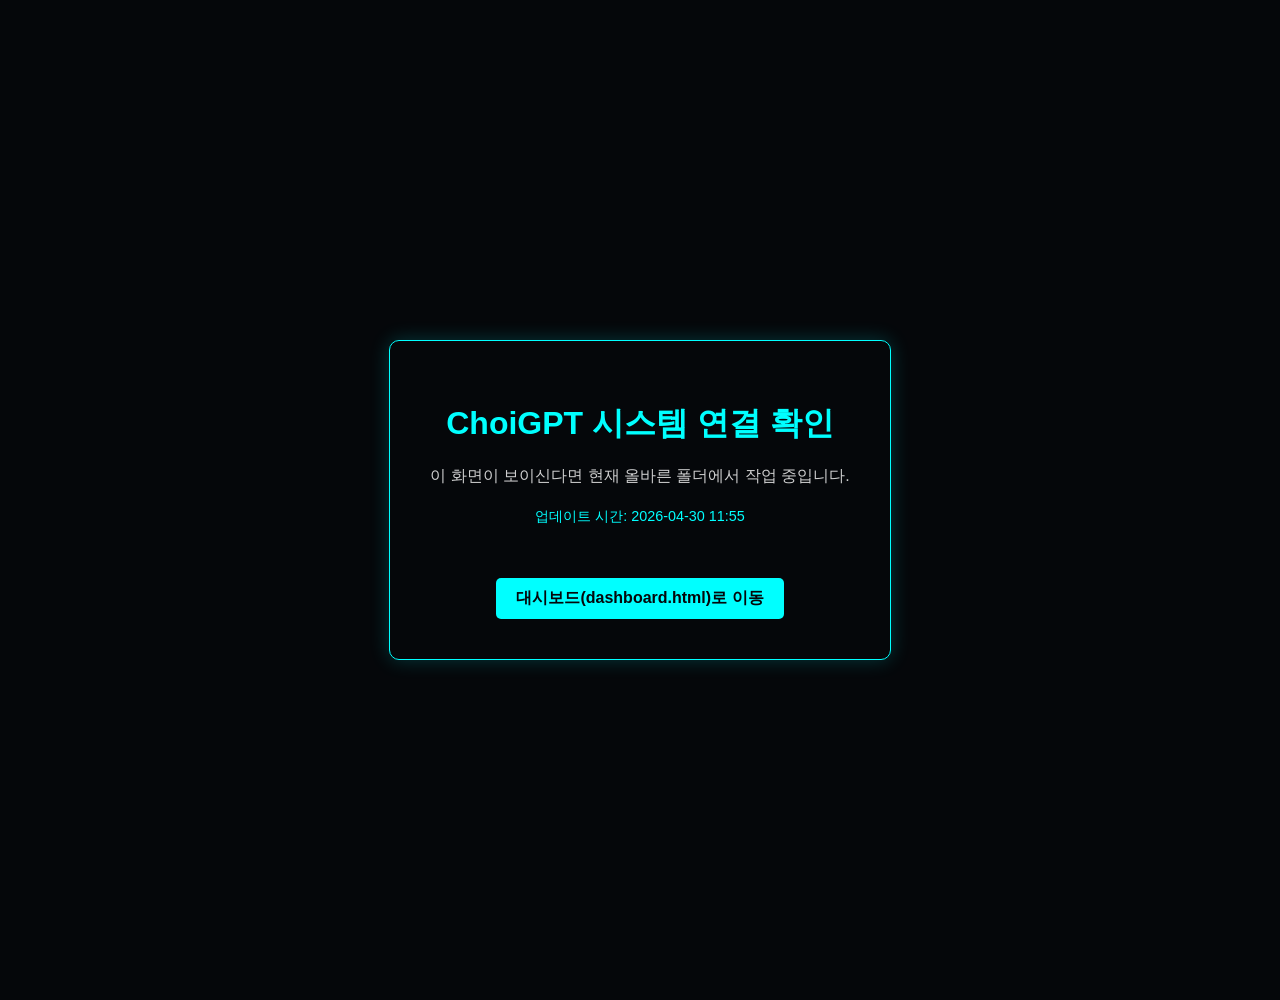
<file: admin/check.html>
<!DOCTYPE html>
<html>
<head>
    <meta charset="UTF-8">
    <title>시스템 연결 확인</title>
</head>
<body style="background:#05070a; color:#00ffff; padding:50px; font-family:sans-serif; display:flex; flex-direction:column; align-items:center; justify-content:center; height:100vh; margin:0;">
  <div style="border:1px solid #00ffff; padding:40px; border-radius:10px; box-shadow: 0 0 20px rgba(0,255,255,0.2); text-align:center;">
    <h1 style="margin-bottom:20px;">ChoiGPT 시스템 연결 확인</h1>
    <p style="color:#fff; opacity:0.8;">이 화면이 보이신다면 현재 올바른 폴더에서 작업 중입니다.</p>
    <p style="font-size:0.9rem; margin-top:20px;">업데이트 시간: 2026-04-30 11:55</p>
    <br>
    <a href="dashboard.html" style="display:inline-block; margin-top:20px; padding:10px 20px; background:#00ffff; color:#05070a; text-decoration:none; font-weight:bold; border-radius:5px;">대시보드(dashboard.html)로 이동</a>
  </div>
</body>
</html>
</file>
<file: style.css>
/* Design System & Root Variables */
:root {
    --primary-bg: #0a0b10;
    --secondary-bg: #161821;
    --accent-blue: #00d2ff;
    --accent-purple: #9d50bb;
    --accent-green: #00f2fe;
    --text-main: #ffffff;
    --text-muted: #a0a0a0;
    --glass-bg: rgba(255, 255, 255, 0.05);
    --glass-border: rgba(255, 255, 255, 0.1);
    --gradient-primary: linear-gradient(135deg, var(--accent-blue), var(--accent-purple));
    --transition-smooth: all 0.4s cubic-bezier(0.165, 0.84, 0.44, 1);
}

* {
    margin: 0;
    padding: 0;
    box-sizing: border-box;
    font-family: 'Outfit', 'Inter', -apple-system, BlinkMacSystemFont, sans-serif;
}

body {
    background-color: var(--primary-bg);
    color: var(--text-main);
    overflow-x: hidden;
    line-height: 1.6;
}

/* Typography */
h1, h2, h3 {
    font-weight: 700;
    letter-spacing: -0.02em;
}

.gradient-text {
    background: var(--gradient-primary);
    -webkit-background-clip: text;
    -webkit-text-fill-color: transparent;
}

/* Layout Utilities */
.container {
    max-width: 1200px;
    margin: 0 auto;
    padding: 0 2rem;
}

section {
    padding: 8rem 0;
    position: relative;
}

/* Glassmorphism Components */
.glass-card {
    background: var(--glass-bg);
    backdrop-filter: blur(12px);
    border: 1px solid var(--glass-border);
    border-radius: 24px;
    padding: 2.5rem;
    transition: var(--transition-smooth);
}

.glass-card:hover {
    transform: translateY(-10px);
    border-color: rgba(255, 255, 255, 0.2);
    box-shadow: 0 20px 40px rgba(0, 0, 0, 0.4);
}

/* Navbar */
nav {
    position: fixed;
    top: 0;
    width: 100%;
    padding: 1.5rem 0;
    z-index: 1000;
    background: rgba(10, 11, 16, 0.8);
    backdrop-filter: blur(10px);
    border-bottom: 1px solid var(--glass-border);
}

nav .container {
    display: flex;
    justify-content: space-between;
    align-items: center;
}

.logo {
    font-size: 1.5rem;
    font-weight: 800;
    text-decoration: none;
    color: var(--text-main);
}

.nav-links {
    display: flex;
    gap: 2.5rem;
}

.nav-links a {
    text-decoration: none;
    color: var(--text-muted);
    font-weight: 500;
    transition: var(--transition-smooth);
}

.nav-links a:hover {
    color: var(--text-main);
}

/* Hero Section */
#hero {
    height: 100vh;
    display: flex;
    align-items: center;
    background: radial-gradient(circle at 50% 50%, rgba(157, 80, 187, 0.15), transparent 70%);
}

.hero-content {
    max-width: 800px;
}

.hero-title {
    font-size: 4.5rem;
    line-height: 1.1;
    margin-bottom: 1.5rem;
}

.hero-subtitle {
    font-size: 1.25rem;
    color: var(--text-muted);
    margin-bottom: 2.5rem;
}

.cta-button {
    display: inline-block;
    padding: 1rem 2.5rem;
    background: var(--gradient-primary);
    color: white;
    text-decoration: none;
    border-radius: 50px;
    font-weight: 600;
    transition: var(--transition-smooth);
    box-shadow: 0 10px 20px rgba(157, 80, 187, 0.3);
}

.cta-button:hover {
    transform: scale(1.05);
    box-shadow: 0 15px 30px rgba(157, 80, 187, 0.5);
}

/* Project Sections */
.section-tag {
    display: inline-block;
    padding: 0.5rem 1rem;
    background: rgba(0, 210, 255, 0.1);
    color: var(--accent-blue);
    border-radius: 50px;
    font-size: 0.85rem;
    font-weight: 600;
    margin-bottom: 1rem;
    text-transform: uppercase;
}

.project-grid {
    display: grid;
    grid-template-columns: 1fr 1fr;
    gap: 4rem;
    align-items: center;
}

.project-image-container {
    position: relative;
    border-radius: 32px;
    overflow: hidden;
    box-shadow: 0 30px 60px rgba(0,0,0,0.5);
}

.project-image {
    width: 100%;
    height: auto;
    display: block;
    transition: var(--transition-smooth);
}

.project-image-container:hover .project-image {
    transform: scale(1.05);
}

.feature-list {
    list-style: none;
    margin-top: 2rem;
}

.feature-list li {
    display: flex;
    align-items: center;
    gap: 1rem;
    margin-bottom: 1rem;
    color: var(--text-muted);
}

.feature-list li::before {
    content: "✓";
    color: var(--accent-blue);
    font-weight: 900;
}

/* Strategy Section */
#strategy {
    background: var(--secondary-bg);
}

.strategy-grid {
    display: grid;
    grid-template-columns: repeat(auto-fit, minmax(300px, 1fr));
    gap: 2rem;
}

/* Footer */
footer {
    padding: 4rem 0;
    border-top: 1px solid var(--glass-border);
    text-align: center;
    background: #050608;
}

.footer-logo {
    font-size: 1.5rem;
    font-weight: 800;
    margin-bottom: 1rem;
}

.footer-text {
    color: var(--text-muted);
    font-size: 0.9rem;
}

/* Animations */
@keyframes fadeInUp {
    from {
        opacity: 0;
        transform: translateY(30px);
    }
    to {
        opacity: 1;
        transform: translateY(0);
    }
}

.animate-up {
    animation: fadeInUp 0.8s ease-out forwards;
}

/* Responsive */
@media (max-width: 968px) {
    .project-grid {
        grid-template-columns: 1fr;
        gap: 2rem;
    }
    
    .hero-title {
        font-size: 3rem;
    }
    
    .nav-links {
        display: none;
    }
}
</file>
<file: growth-platform/style.css>
@import url('https://fonts.googleapis.com/css2?family=Noto+Sans+KR:wght@400;500;600;700;800&display=swap');
:root{font-family:'Noto Sans KR',system-ui,sans-serif;color:#203431;background:#f5f6f3;font-synthesis:none}*{box-sizing:border-box}body{margin:0}button,input,textarea,select{font:inherit}button{cursor:pointer;border:1px solid #d6dfd6;background:white;color:#29433b;border-radius:8px;padding:11px 16px;font-size:13px;font-weight:600}button:hover{background:#ecf2eb}button:disabled{opacity:.5;cursor:wait}.primary{background:#234b3d;color:white;border-color:#234b3d}.primary:hover{background:#173d30}aside{width:238px;background:#fff;height:100vh;position:fixed;border-right:1px solid #e0e6dd;padding:35px 25px;display:flex;flex-direction:column}.brand{display:flex;gap:8px;align-items:center;text-decoration:none;color:#294c3a;font-size:34px;font-weight:800;line-height:1}.brand span{color:#a7bd64}.brand b{font-size:19px}.brand small{font-size:9px;letter-spacing:2px;font-weight:500}.nav-label{font-size:10px;letter-spacing:2px;color:#9baba0;margin-top:52px}nav{display:grid;gap:8px;margin:8px -8px}nav button{border:0;text-align:left;background:none;padding:15px 14px;font-size:14px;color:#748479}nav .selected{background:#eaf0e5;color:#234b3d}.side-bottom{margin-top:auto;font-size:11px;color:#748479}.dot{display:inline-block;width:7px;height:7px;border-radius:50%;background:#7c9d51}.side-bottom button{font-size:11px;padding:6px}main{margin-left:238px;padding:38px 44px;max-width:1650px}header{display:flex;justify-content:space-between;align-items:center;margin-bottom:34px;gap:20px}.eyebrow{font-size:10px;letter-spacing:2px;color:#8d9d90}h1{font-size:24px;letter-spacing:-1px;margin:8px 0}h2{font-size:26px;letter-spacing:-1px}h3{font-size:16px}p{line-height:1.8}header span{font-size:12px;color:#78877b}.header-actions{display:flex;gap:16px;align-items:center}.hero{background:#e8edde;border:1px solid #dce3d3;border-radius:16px;min-height:284px;padding:34px 38px;display:flex;justify-content:space-between;overflow:hidden}.badge{font-size:10px;color:#526943;letter-spacing:1.2px;border:1px solid #b6c6a6;border-radius:30px;padding:5px 10px;display:inline-block}.hero h2{font-size:33px;line-height:1.45;margin:15px 0 8px}.hero p{font-size:13px;color:#687b63}.hero-actions{display:flex;gap:10px;margin-top:20px}.hero-orbit{width:230px;min-width:190px;height:230px;border:1px solid #bdc9ac;border-radius:50%;display:flex;flex-direction:column;justify-content:center;align-items:center;transform:rotate(-8deg);margin-right:16px;background:radial-gradient(#d7e1c8,transparent 70%)}.hero-orbit strong{font-size:36px;text-align:center;letter-spacing:-1px;color:#47704c;line-height:1.2;margin:13px}.hero-orbit span{font-size:10px;letter-spacing:1px;color:#718565}.stats{display:grid;grid-template-columns:repeat(4,1fr);gap:16px;margin:24px 0}.stats article,.card{background:#fff;border:1px solid #e0e5dc;border-radius:12px;padding:24px}.stats p{font-size:12px;margin:0;color:#758575}.stats strong{font-size:30px;display:block;margin:12px 0 5px;letter-spacing:-1px}.stats small{font-size:10px;color:#94a08f}.two{display:grid;grid-template-columns:1fr 1fr;gap:20px;margin-bottom:20px}.card h3{margin-top:0}.card li{font-size:13px;line-height:2.2}.card ul{padding-left:20px}.muted{font-size:12px;color:#899482}.timeline{font-size:12px}.timeline p{border-bottom:1px solid #eef1eb;padding-bottom:10px}.timeline time{display:block;color:#98a18f;font-size:10px}.warning{color:#9d5b24;font-size:12px}.section-title{margin:30px 0}.section-title h2{margin:0}.section-title p{color:#788573;font-size:13px}label{display:block;font-size:12px;font-weight:600;margin:15px 0}label small{font-weight:400;color:#87927f}input,textarea,select{display:block;width:100%;padding:12px;border:1px solid #dce3d6;border-radius:7px;margin-top:8px;background:#fafbf8;color:#203431}textarea{resize:vertical}input:focus,textarea:focus,select:focus{outline:2px solid #93b28d}input[type=checkbox]{width:auto;display:inline;vertical-align:middle;margin:0 5px}.toolbar{display:flex;flex-wrap:wrap;align-items:center;gap:12px}.toolbar label{margin:0}.toolbar select{width:auto;margin:0}.post-grid{display:grid;grid-template-columns:repeat(2,1fr);gap:16px}.post{background:white;border:1px solid #e0e5dc;border-radius:12px;padding:22px}.post .body{white-space:pre-wrap;line-height:1.8;font-size:13px;word-break:break-word}.post header{margin:0 0 15px;font-size:11px;color:#75856c}.post a,.card a{color:#36634d;font-size:12px}.post .error{color:#a56125}.post textarea{font-size:13px;line-height:1.7}.metric-fields{display:grid;grid-template-columns:repeat(3,1fr);gap:12px}.login{max-width:650px;margin:60px auto}.login h2{font-size:25px}.login p{color:#81907c;font-size:13px}.login details{border-top:1px solid #e2e8dc;padding-top:20px;margin-top:25px;font-size:12px}summary{cursor:pointer}pre,code{white-space:pre-wrap;word-break:break-all;background:#f0f3eb;padding:10px;font-size:11px;display:block}#toast{position:fixed;bottom:25px;right:25px;background:#254c3c;color:white;padding:16px 24px;border-radius:10px;max-width:600px;z-index:50;font-size:13px}footer{font-size:10px;color:#9ca793;margin-top:40px}table{width:100%;border-collapse:collapse;font-size:12px}td,th{text-align:left;padding:12px 6px;border-bottom:1px solid #eef1eb}th{color:#87937c;font-weight:500}[hidden]{display:none!important}@media(max-width:1050px){main{padding:25px}.hero-orbit{display:none}.stats{grid-template-columns:repeat(2,1fr)}}@media(max-width:740px){aside{position:static;width:auto;height:auto;padding:18px}.brand{font-size:24px}.nav-label,.side-bottom{display:none}nav{display:flex;overflow:auto;margin:16px 0 0;gap:3px}nav button{white-space:nowrap;font-size:12px;padding:10px}main{margin:0;padding:20px}header{align-items:flex-start;gap:8px}header h1{font-size:19px}.header-actions{display:block}.header-actions span{display:none}.hero{padding:24px}.hero h2{font-size:26px}.two,.post-grid{grid-template-columns:1fr}.stats{gap:10px}.stats article{padding:16px}.metric-fields{grid-template-columns:1fr 1fr}.card{padding:20px}.login{margin:20px 0}}
</file>
